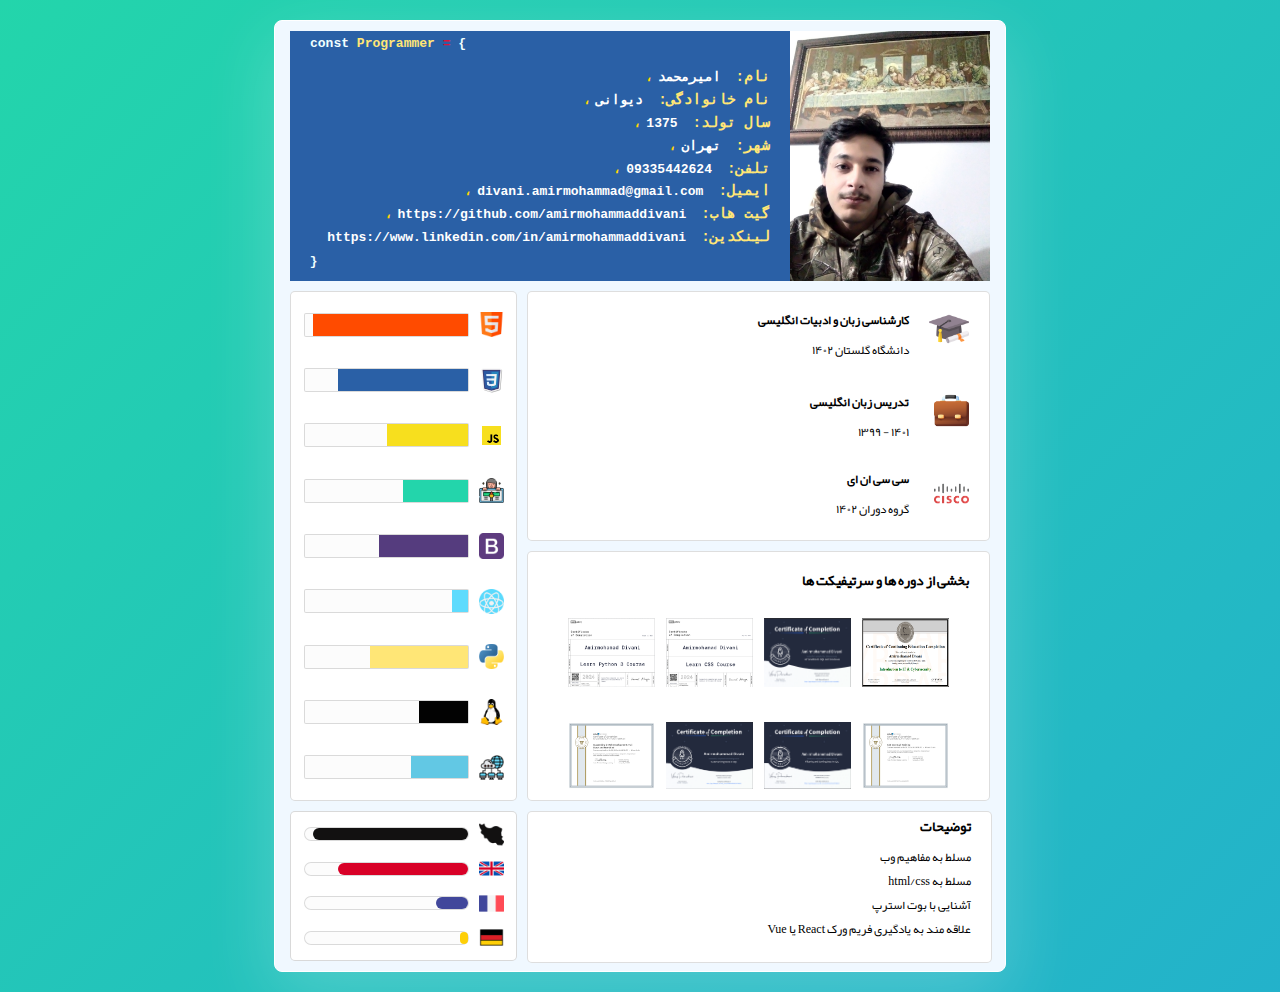
<file: index.html>
<!DOCTYPE html>
<html lang="en">
  <head>
    <meta charset="UTF-8" />
    <title>امیر 💻🎯</title>
    <link rel="stylesheet" href="styles.css" />

  </head>
  <body>
    <div class="main">
      <header class="head">
        <div class="code vazir-code">
          <pre>
<code ><span class="js-code"><span class="wind">const</span> <span class="soil nice-underline other">Programmer</span> <span class="fire">=</span> <span class="wind">{</span></span></code></pre>
          <pre dir="rtl" lang="fa"><code>
<span class="property">نام:</span><span class="value copy">امیرمحمد</span><span class="soil comma">،</span>
<span class="property">نام خانوادگی:</span><span class="value copy">دیوانی</span><span class="soil comma">،</span>
<span class="property">سال تولد:</span><span class="value copy">1375</span><span class="soil comma">،</span>
<span class="property">شهر:</span><span class="value copy">تهران</span><span class="soil comma">،</span>
<span class="property">تلفن:</span><span class="value copy">09335442624</span><span class="soil comma">،</span>
<span class="property">ایمیل:</span><span class="value copy">divani.amirmohammad@gmail.com</span><span class="soil comma">،</span></span>
<span class="property">گیت هاب:</span><span class="value copy"><a href="https://github.com/amirmohammaddivani">https://github.com/amirmohammaddivani</a></span><span class="soil comma">،</span>
<span class="property">لینکدین:</span><span class="value copy"><a href="https://www.linkedin.com/in/amirmohammaddivani/">https://www.linkedin.com/in/amirmohammaddivani</a></span>
                                                          <span class="js-code wind">{</span>
</code>
</pre>
        </div>
        <div class="img-container">
          <img src="assets/me_christ.jpg" alt="" />
        </div>
      </header>
      <div class="prof yekan-font">
        <div class="experience rtl">
          <div class="education-container">
            <div class="education">
              <div class="education-logo">
                <img src="assets/icons/graduation-hat.png" alt="" />
              </div>

              <div class="education-info">
                <h4 class="education-header">کارشناسی زبان و ادبیات انگلیسی</h4>
                <p class="education-text">دانشگاه گلستان ۱۴۰۲</p>
              </div>
            </div>
          </div>

          <div class="work">
            <div class="work-logo">
              <img src="assets/icons/3d-briefcase.png" alt="" />
            </div>
            <div class="work-info">
              <h4 class="work-description">تدریس زبان انگلیسی</h4>
              <p class="work-details">۱۳۹۹ - ۱۴۰۱</p>
            </div>
          </div>
          <div class="irani-certs">
            <div class="cert-logo">
              <img src="assets/icons/cisco.png" alt="" />
            </div>

            <div class="cert-info">
              <div class="cert-header">
                <h4>سی سی ان ای</h4>
              </div>
              <div class="cert-details">گروه دوران ۱۴۰۲</div>
            </div>
          </div>
        </div>
      </div>
      <div class="side">
        <div class="skill-container rtl">
          <div class="skill-item">
            <div class="skill-icon ">
              <img class="nice-hover" src="assets/icons/html.png" alt="html icon" />
            </div>
            <div class="bar-container">
              <div class="skill-score score-html"></div>
            </div>
          </div>
        </div>
        <div class="skill-container rtl">
          <div class="skill-item">
            <div class="skill-icon">
              <img class="nice-hover" src="assets/icons/css.png" alt="html icon" />
            </div>
            <div class="bar-container">
              <div class="skill-score score-css"></div>
            </div>
          </div>
        </div>
        <div class="skill-container rtl">
          <div class="skill-item">
            <div class="skill-icon">
              <img class="nice-hover" src="assets/icons/js.png" alt="html icon" />
            </div>
            <div class="bar-container">
              <div class="skill-score score-js"></div>
            </div>
          </div>
        </div>
        <div class="skill-container rtl">
          <div class="skill-item">
            <div class="skill-icon">
              <img class="nice-hover" src="assets/icons/ui-design.png" alt="html icon" />
            </div>
            <div class="bar-container">
              <div class="skill-score score-ui"></div>
            </div>
          </div>
        </div>
        <div class="skill-container rtl">
          <div class="skill-item">
            <div class="skill-icon">
              <img class="nice-hover" src="assets/icons/bootstrap.png" alt="html icon" />
            </div>
            <div class="bar-container">
              <div class="skill-score score-b"></div>
            </div>
          </div>
        </div>
        <div class="skill-container rtl">
          <div class="skill-item">
            <div class="skill-icon">
              <img  class="nice-hover" src="assets/icons/react.png" alt="html icon" />
            </div>
            <div class="bar-container">
              <div class="skill-score score-react"></div>
            </div>
          </div>
        </div>
        <div class="skill-container rtl">
          <div class="skill-item">
            <div class="skill-icon">
              <img class="nice-hover" src="assets/icons/python.png" alt="html icon" />
            </div>
            <div class="bar-container">
              <div class="skill-score score-python"></div>
            </div>
          </div>
        </div>
        <div class="skill-container rtl">
          <div class="skill-item">
            <div class="skill-icon">
              <img class="nice-hover" src="assets/icons/linux.png" alt="html icon" />
            </div>
            <div class="bar-container">
              <div class="skill-score score-linux"></div>
            </div>
          </div>
        </div>
        <div class="skill-container rtl">
          <div class="skill-item">
            <div class="skill-icon">
              <img class="nice-hover" src="assets/icons/computer.png" alt="html icon" />
            </div>
            <div class="bar-container">
              <div class="skill-score score-network"></div>
            </div>
          </div>
        </div>
      </div>
      <footer class="footer yekan-font">
        <div class="certs-header">
          <h3 class="nice-underline">بخشی از دوره ها و سرتیفیکت ها</h3>
        </div>
        <div class="certs-container">
          <img class="nice-hover" src="assets/certs/cert-python.png" alt="" />
          <img class="nice-hover" src="assets/certs/cert-css.png" alt="" />
          <img class="nice-hover" src="assets/certs/cert-sql.png" alt="" />
          <img class="nice-hover" src="assets/certs/cert-cybrary.png" alt="" />
          <!-- <img src="assets/certs/cert-badge-cisco.png" alt=""> -->
          <img class="nice-hover" src="assets/certs/cert-succ.png" alt="" />
          <img class="nice-hover" src="assets/certs/cert-sum-sql.png" alt="" />
          <img class="nice-hover" src="assets/certs/cert-filter-sql.png" alt="" />
          <img  class="nice-hover" src="assets/certs/cert-css-link.png" alt="" />
          <!-- <img src="assets/certs/cert-html-codecademy.png" alt=""> -->
          <!-- <img src="assets/certs/cert-html-link.png" alt=""> -->
        </div>
      </footer>
      <div class="languages-container">
        <div class="skill-container rtl">
          <div class="skill-item">
            <div class="skill-icon ">
              <img class="nice-hover " src="assets/flags/iran.png" alt="html icon" />
            </div>
            <div class="bar-container">
              <div class="skill-score score-html iran"></div>
            </div>
          </div>
        </div>
        <div class="skill-container rtl">
          <div class="skill-item">
            <div class="skill-icon ">
              <img class="nice-hover" src="assets/flags/united-kingdom.png" alt="html icon" />
            </div>
            <div class="bar-container">
              <div class="skill-score score-html great-b"></div>
            </div>
          </div>
        </div>
        <div class="skill-container rtl">
          <div class="skill-item">
            <div class="skill-icon ">
              <img class="nice-hover" src="assets/flags/france.png" alt="html icon" />
            </div>
            <div class="bar-container">
              <div class="france"></div>
            </div>
          </div>
        </div>
        <div class="skill-container rtl">
          <div class="skill-item">
            <div class="skill-icon ">
              <img class="nice-hover" src="assets/flags/german-flag.png" alt="html icon" />
            </div>
            <div class="bar-container">
              <div class=" germany"></div>
            </div>
          </div>
        </div>
      </div>
      <div class="more-container rtl yekan-font">
        <h4 class="yekan-font more-header nice-underline">توضیحات</h4>
        <ul class="more-li">
          <li>مسلط به مفاهیم وب</li>
          <li>مسلط به html/css</li>
          <li>آشنایی با بوت استرپ</li>
          <li>علاقه مند به یادگیری فریم ورک React یا Vue</li>
          

        </ul>
      </div>
    </div>

      <!-- this is the form -->
    
    <!-- <iframe class="google-form" src="https://docs.google.com/forms/d/e/1FAIpQLScKnm8-EGNocMegKwlCfij2QeXuXgJlLA6cFHj_YvX2LuZS4A/viewform?embedded=true"  frameborder="0" marginheight="0" marginwidth="0">Loading…</iframe> -->
    <script src="app.js"></script>
  </body>
</html>
</file>
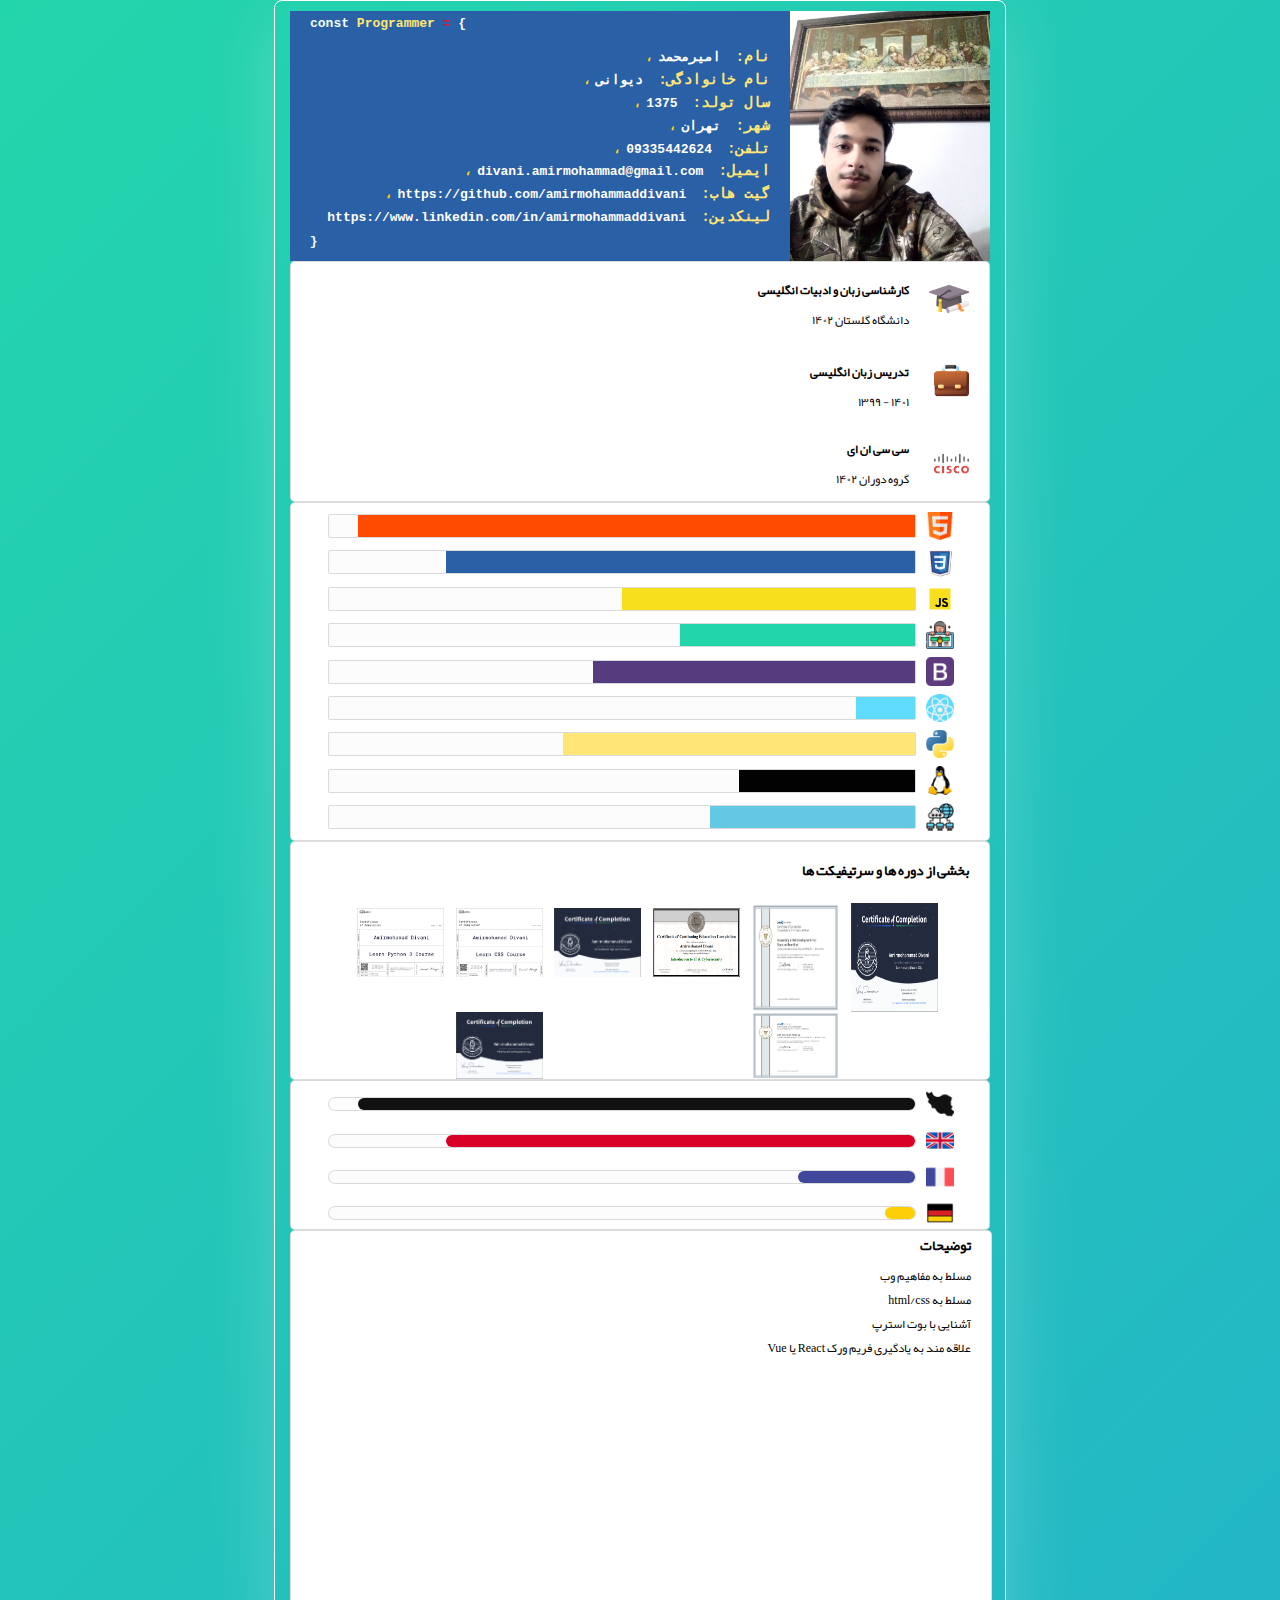
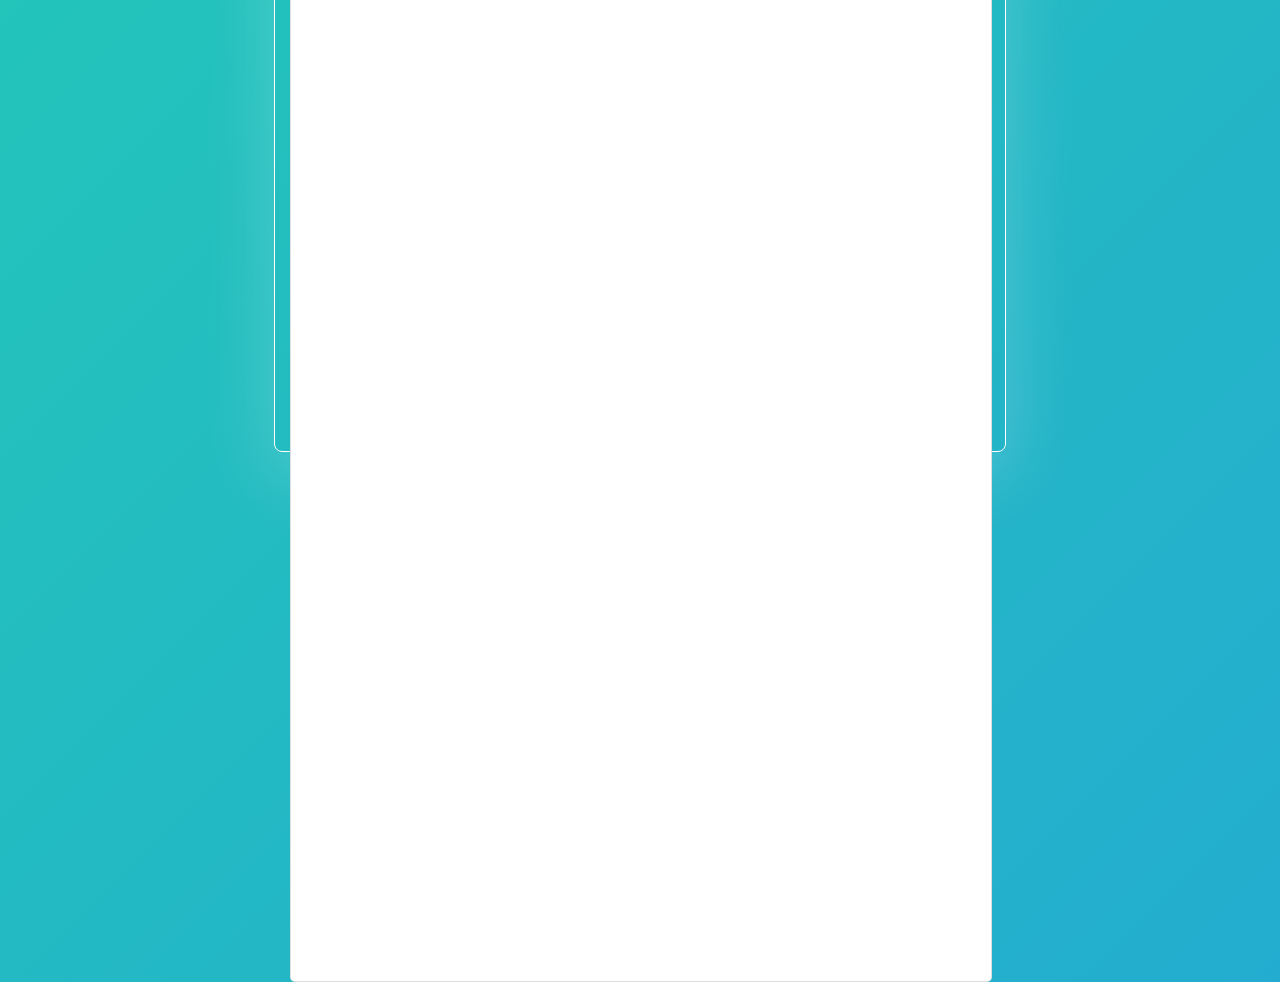
<file: resume-online/index.html>
<!DOCTYPE html>
<html lang="en">
  <head>
    <meta charset="UTF-8" />
    <title>Title</title>
    <link rel="stylesheet" href="styles.css" />

  </head>
  <body>
    <div class="main">
      <header class="head">
        <div class="code vazir-code">
          <pre>
<code ><span class="js-code"><span class="wind">const</span> <span class="soil nice-underline other">Programmer</span> <span class="fire">=</span> <span class="wind">{</span></span></code></pre>
          <pre dir="rtl" lang="fa"><code>
<span class="property">نام:</span><span class="value copy">امیرمحمد</span><span class="soil comma">،</span>
<span class="property">نام خانوادگی:</span><span class="value copy">دیوانی</span><span class="soil comma">،</span>
<span class="property">سال تولد:</span><span class="value copy">1375</span><span class="soil comma">،</span>
<span class="property">شهر:</span><span class="value copy">تهران</span><span class="soil comma">،</span>
<span class="property">تلفن:</span><span class="value copy">09335442624</span><span class="soil comma">،</span>
<span class="property">ایمیل:</span><span class="value copy">divani.amirmohammad@gmail.com</span><span class="soil comma">،</span></span>
<span class="property">گیت هاب:</span><span class="value copy"><a href="https://github.com/amirmohammaddivani">https://github.com/amirmohammaddivani</a></span><span class="soil comma">،</span>
<span class="property">لینکدین:</span><span class="value copy"><a href="https://www.linkedin.com/in/amirmohammaddivani/">https://www.linkedin.com/in/amirmohammaddivani</a></span>
                                                          <span class="js-code wind">{</span>
</code>
</pre>
        </div>
        <div class="img-container">
          <img src="assets/me_christ.jpg" alt="" />
        </div>
      </header>
      <div class="prof yekan-font">
        <div class="experience rtl">
          <div class="education-container">
            <div class="education">
              <div class="education-logo">
                <img src="assets/icons/graduation-hat.png" alt="" />
              </div>

              <div class="education-info">
                <h4 class="education-header">کارشناسی زبان و ادبیات انگلیسی</h4>
                <p class="education-text">دانشگاه گلستان ۱۴۰۲</p>
              </div>
            </div>
          </div>

          <div class="work">
            <div class="work-logo">
              <img src="assets/icons/3d-briefcase.png" alt="" />
            </div>
            <div class="work-info">
              <h4 class="work-description">تدریس زبان انگلیسی</h4>
              <p class="work-details">۱۳۹۹ - ۱۴۰۱</p>
            </div>
          </div>
          <div class="irani-certs">
            <div class="cert-logo">
              <img src="assets/icons/cisco.png" alt="" />
            </div>

            <div class="cert-info">
              <div class="cert-header">
                <h4>سی سی ان ای</h4>
              </div>
              <div class="cert-details">گروه دوران ۱۴۰۲</div>
            </div>
          </div>
        </div>
      </div>
      <div class="side">
        <div class="skill-container rtl">
          <div class="skill-item">
            <div class="skill-icon ">
              <img class="nice-hover" src="assets/icons/html.png" alt="html icon" />
            </div>
            <div class="bar-container">
              <div class="skill-score score-html"></div>
            </div>
          </div>
        </div>
        <div class="skill-container rtl">
          <div class="skill-item">
            <div class="skill-icon">
              <img class="nice-hover" src="assets/icons/css.png" alt="html icon" />
            </div>
            <div class="bar-container">
              <div class="skill-score score-css"></div>
            </div>
          </div>
        </div>
        <div class="skill-container rtl">
          <div class="skill-item">
            <div class="skill-icon">
              <img class="nice-hover" src="assets/icons/js.png" alt="html icon" />
            </div>
            <div class="bar-container">
              <div class="skill-score score-js"></div>
            </div>
          </div>
        </div>
        <div class="skill-container rtl">
          <div class="skill-item">
            <div class="skill-icon">
              <img class="nice-hover" src="assets/icons/ui-design.png" alt="html icon" />
            </div>
            <div class="bar-container">
              <div class="skill-score score-ui"></div>
            </div>
          </div>
        </div>
        <div class="skill-container rtl">
          <div class="skill-item">
            <div class="skill-icon">
              <img class="nice-hover" src="assets/icons/bootstrap.png" alt="html icon" />
            </div>
            <div class="bar-container">
              <div class="skill-score score-b"></div>
            </div>
          </div>
        </div>
        <div class="skill-container rtl">
          <div class="skill-item">
            <div class="skill-icon">
              <img  class="nice-hover" src="assets/icons/react.png" alt="html icon" />
            </div>
            <div class="bar-container">
              <div class="skill-score score-react"></div>
            </div>
          </div>
        </div>
        <div class="skill-container rtl">
          <div class="skill-item">
            <div class="skill-icon">
              <img class="nice-hover" src="assets/icons/python.png" alt="html icon" />
            </div>
            <div class="bar-container">
              <div class="skill-score score-python"></div>
            </div>
          </div>
        </div>
        <div class="skill-container rtl">
          <div class="skill-item">
            <div class="skill-icon">
              <img class="nice-hover" src="assets/icons/linux.png" alt="html icon" />
            </div>
            <div class="bar-container">
              <div class="skill-score score-linux"></div>
            </div>
          </div>
        </div>
        <div class="skill-container rtl">
          <div class="skill-item">
            <div class="skill-icon">
              <img class="nice-hover" src="assets/icons/computer.png" alt="html icon" />
            </div>
            <div class="bar-container">
              <div class="skill-score score-network"></div>
            </div>
          </div>
        </div>
      </div>
      <footer class="footer yekan-font">
        <div class="certs-header">
          <h3 class="nice-underline">بخشی از دوره ها و سرتیفیکت ها</h3>
        </div>
        <div class="certs-container">
          <img class="nice-hover" src="assets/certs/cert-python.png" alt="" />
          <img class="nice-hover" src="assets/certs/cert-css.png" alt="" />
          <img class="nice-hover" src="assets/certs/cert-sql.png" alt="" />
          <img class="nice-hover" src="assets/certs/cert-cybrary.png" alt="" />
          <!-- <img src="assets/certs/cert-badge-cisco.png" alt=""> -->
          <img class="nice-hover" src="assets/certs/cert-succ.png" alt="" />
          <img class="nice-hover" src="assets/certs/cert-sum-sql.png" alt="" />
          <img class="nice-hover" src="assets/certs/cert-filter-sql.png" alt="" />
          <img  class="nice-hover" src="assets/certs/cert-css-link.png" alt="" />
          <!-- <img src="assets/certs/cert-html-codecademy.png" alt=""> -->
          <!-- <img src="assets/certs/cert-html-link.png" alt=""> -->
        </div>
      </footer>
      <div class="languages-container">
        <div class="skill-container rtl">
          <div class="skill-item">
            <div class="skill-icon ">
              <img class="nice-hover " src="assets/flags/iran.png" alt="html icon" />
            </div>
            <div class="bar-container">
              <div class="skill-score score-html iran"></div>
            </div>
          </div>
        </div>
        <div class="skill-container rtl">
          <div class="skill-item">
            <div class="skill-icon ">
              <img class="nice-hover" src="assets/flags/united-kingdom.png" alt="html icon" />
            </div>
            <div class="bar-container">
              <div class="skill-score score-html great-b"></div>
            </div>
          </div>
        </div>
        <div class="skill-container rtl">
          <div class="skill-item">
            <div class="skill-icon ">
              <img class="nice-hover" src="assets/flags/france.png" alt="html icon" />
            </div>
            <div class="bar-container">
              <div class="france"></div>
            </div>
          </div>
        </div>
        <div class="skill-container rtl">
          <div class="skill-item">
            <div class="skill-icon ">
              <img class="nice-hover" src="assets/flags/german-flag.png" alt="html icon" />
            </div>
            <div class="bar-container">
              <div class=" germany"></div>
            </div>
          </div>
        </div>
      </div>
      <div class="more-container rtl yekan-font">
        <h4 class="yekan-font more-header nice-underline">توضیحات</h4>
        <ul class="more-li">
          <li>مسلط به مفاهیم وب</li>
          <li>مسلط به html/css</li>
          <li>آشنایی با بوت استرپ</li>
          <li>علاقه مند به یادگیری فریم ورک React یا Vue</li>
          

        </ul>
      </div>
    </div>

      <!-- this is the form -->
    
    <!-- <iframe class="google-form" src="https://docs.google.com/forms/d/e/1FAIpQLScKnm8-EGNocMegKwlCfij2QeXuXgJlLA6cFHj_YvX2LuZS4A/viewform?embedded=true"  frameborder="0" marginheight="0" marginwidth="0">Loading…</iframe> -->
    <script src="app.js"></script>
  </body>
</html>
</file>
<file: styles.css>
@font-face {
  font-family: yekan;
  src: url(assets/fonts/Yekan.woff);
}

@font-face {
  font-family: vazir-code;
  src: url(assets/fonts/Vazir-Code.woff2);
}

.vazir-code {
  font-family: vazir-code;
}

.yekan-font {
  font-family: yekan;
  font-size: 12px;
}

body {
  background: linear-gradient(-45deg, #ee7752, #553c7e, #23a6d5, #23d5ab);
  background-size: 400% 400%;
  animation: gradient 15s ease infinite; 
  /* height: 1100px;*/
  margin: 20px;
  display: flex;
  justify-content: center;
  align-items: center;
  
}

@keyframes gradient {
  0% {
    background-position: 0% 50%;
  }
  50% {
    background-position: 100% 50%;
  }
  100% {
    background-position: 0% 50%;
  }
}

.main {
  height: 95%;
  width: 80%;
  /* opacity: 0.9; */
  background-color: aliceblue;
  margin: 0 auto;
  padding: 10px 15px;
  border-radius: 8px;
  border: 1px solid white;
  box-shadow: rgba(255, 255, 255, 20%) 0px 22px 70px 4px;
  display: grid;
  grid-template-rows: 1fr 250px 250px 150px;
  grid-template-columns: repeat(3, 1fr);
  grid-template-areas:
    "head head head"
    "side prof prof"
    "side foot foot"
    "lang more more";
  gap: 10px;
  /* max-width: 700px; */
  min-width: 700px;
  width: 700px;
  max-width: 700px;
}

.head {
  background-color: black;
  width: 100%;
  margin: auto;
  grid-area: head;
  border-radius: 5px;
  display: flex;
  justify-content: space-around;
  align-items: center;
  /*max-width: 384px;*/
  height: 250px;
  max-height: 250px;
  min-height: 250px;
  /* margin-top: 0px; */
}

.img-container {
  flex: 1;
  display: flex;
  justify-content: center;
  align-items: center;
  width: 100%;
  height: 100%;
  max-width: 200px;
}

.img-container img {
  width: 100%;
  height: 100%;
  object-fit: cover;
  /* max-width: 190px;
  min-width: 190px; */
  width: 200px;
}

.code {
  background-color: #2a60a6;
  /* background-color: #323d53; */
  /* background-color: #3e3e427c; */
  /* background-color: 	#1f3864; */
  /* background-color: #2A60A6; */
  /* background-color: rgba(255, 0, 0, 0.26); */
  height: 100%;
  flex: 2;
  /* color: white; */
  box-sizing: border-box;
  padding: 20px;
  margin: 0;
  margin-top: 0px;
  padding-top: 0;
  padding-bottom: 0;
  min-height: 150px;
  max-width: 500px;
  font-weight: 600;
  /* color: darkviolet; */
  font-size: 13px;
}

.js-code {
  color: #23d5ab;
  padding-top: 5px;
  display: inline-block;
  padding-bottom: 2px;
  margin-bottom: -7px;
}

.fire {
  color: crimson;
}

.wind {
  color: azure;
}

.water {
  color: #23a6d5;
}

.soil {
  color: #ffe676;
}

.soil::after {
  content: "";
  border-color: #ffe676 !important;
}

.property {
  letter-spacing: 1px;
  font-size: 1.1em;
  margin-left: 10px;
  line-height: 1.6;
  color: #ffe676;
  /* color: #000; */
}

.value {
  line-height: 1.6;
  /* letter-spacing: 1px; */
  color: #fff;
  padding: 0px 5px;
  display: inline-block;
  /* background-color: #000; */
  /* border-radius: 5px; */
  margin-top: 2px;
  transition: 0.25s 0.05s;
  position: relative;
  right: 0;
}

.value:hover {
  /* background-color: #FF4B00; */
  background-color: #ffe676;
  right: 5px;
  cursor: pointer;
  color: #000;
  /* border-right: 50px solid #ffe676; */
  /* border-left: 5px solid #ffe676; */
}

.value a {
  color: #fff;
  transition: 0.5s;
  text-decoration: none;
}

.value a:hover {
  color: #000;
  cursor: pointer;
}

.comma {
  position: relative;
  right: 0;
  display: inline-block;
  transition: 0.2s;
  color: gold;
}

pre {
  margin: 0;
  padding: 0;
}

.rtl {
  direction: rtl;
}

.prof {
  grid-area: prof;
  background-color: #fff;
  border-radius: 5px;
  box-sizing: border-box;
  padding: 0;
  min-width: 400px;
  border: 1px solid rgba(0, 0, 0, 0.13);
}

.side {
  grid-area: side;
  background-color: white;

  border-radius: 5px;
  /* min-width: 0; */
  /* min-height: 300px; */
  /* margin: 1px; */
  display: flex;
  flex-direction: column;
  justify-content: space-around;
  align-items: center;
  opacity: 1;
  border: 1px solid rgba(0, 0, 0, 0.137);
  padding: 5px;
  /* min-width: 200px; */
  /* margin: 0 auto; */
}

.footer {
  grid-area: foot;
  background-color: #fff;

  border-radius: 5px;
  border: 1px solid rgba(0, 0, 0, 0.13);
}

.bg-linear {
  background-color: #026873;
  background-size: 13px 13px, 29px 29px, 37px 37px, 53px 53px;
  background-image: -webkit-linear-gradient(
      0,
      rgba(255, 255, 255, 0.07) 50%,
      transparent 50%
    ),
    -webkit-linear-gradient(0, rgba(255, 255, 255, 0.13) 50%, transparent 50%),
    -webkit-linear-gradient(0, transparent 50%, rgba(255, 255, 255, 0.17) 50%),
    -webkit-linear-gradient(0, transparent 50%, rgba(255, 255, 255, 0.19) 50%);
  background-image: -moz-linear-gradient(
      0,
      rgba(255, 255, 255, 0.07) 50%,
      transparent 50%
    ),
    -moz-linear-gradient(0, rgba(255, 255, 255, 0.13) 50%, transparent 50%),
    -moz-linear-gradient(0, transparent 50%, rgba(255, 255, 255, 0.17) 50%),
    -moz-linear-gradient(0, transparent 50%, rgba(255, 255, 255, 0.19) 50%);
  background-image: -ms-linear-gradient(
      0,
      rgba(255, 255, 255, 0.07) 50%,
      transparent 50%
    ),
    -ms-linear-gradient(0, rgba(255, 255, 255, 0.13) 50%, transparent 50%),
    -ms-linear-gradient(0, transparent 50%, rgba(255, 255, 255, 0.17) 50%),
    -ms-linear-gradient(0, transparent 50%, rgba(255, 255, 255, 0.19) 50%);
  background-image: -o-linear-gradient(
      0,
      rgba(255, 255, 255, 0.07) 50%,
      transparent 50%
    ),
    -o-linear-gradient(0, rgba(255, 255, 255, 0.13) 50%, transparent 50%),
    -o-linear-gradient(0, transparent 50%, rgba(255, 255, 255, 0.17) 50%),
    -o-linear-gradient(0, transparent 50%, rgba(255, 255, 255, 0.19) 50%);
  background-image: linear-gradient(
      0,
      rgba(255, 255, 255, 0.07) 50%,
      transparent 50%
    ),
    linear-gradient(0, rgba(255, 255, 255, 0.13) 50%, transparent 50%),
    linear-gradient(0, transparent 50%, rgba(255, 255, 255, 0.17) 50%),
    linear-gradient(0, transparent 50%, rgba(255, 255, 255, 0.19) 50%);
}

.skill-container {
  display: flex;
  justify-content: space-around;
  align-items: center;
  flex-direction: column;
  width: 90%;
  /* margin: 2px auto; */
  margin-left: -5px;
}

.skill-item {
  display: flex;
  justify-content: space-between;
  align-items: center;
  width: 100%;
  /* padding: 5px 15px; */
  gap: 10px;
}

.bar-container {
  /* margin-r: 10px; */
  height: 22px;
  width: 100%;
  background-color: rgba(0, 0, 0, 0.01);
  margin: 0 auto;
  min-width: none;
  border: 1px solid rgba(0, 0, 0, 0.137);
  border-radius: 2px;
  transition: 0.3s;
}

.bar-container:hover {
  border: 1px solid rgba(0, 0, 0, 0.2);
  cursor: pointer;
}

.skill-score {
  width: 90%;
  height: 100%;
  background-color: #23d5ab;
  margin: 0;
}

.score-html {
  width: 95%;
  background-color: #ff4b00;
}

.score-css {
  width: 80%;
  background-color: #2a60a6;
}

.score-js {
  width: 50%;
  background-color: rgb(247, 223, 30);
}

.score-ui {
  width: 40%;
}

.score-b {
  width: 55%;
  background-color: #553c7e;
}

.score-react {
  width: 10%;
  background-color: #5edbfd;
}

.score-python {
  width: 60%;
  background-color: #ffe676;
}

.score-linux {
  width: 30%;
  background-color: #020202;
}

.score-network {
  width: 35%;
  background-color: #62c8e4;
}

.skill-icon {
  /* height: 35px; */
  width: 30px;
  margin-right: -7px;
  margin-top: 4px;
  position: relative;
  top: 0;
  transition: 0.15s;
}

.skill-icon:hover {
  top: -3px;
  cursor: pointer;
}

.skill-icon img {
  width: 100%;
  height: 100%;
}

.cert {
  width: 50px;
}

.experience {
  /* background-color: rgba(0, 255, 255, 0.568); */
  margin: 0;
  display: flex;
  justify-content: space-between;
  align-items: flex-start;
  flex-direction: column;
  padding: 10px;
}

.education {
  /* margin: 10px; */
  padding: 1px 10px;
  width: 80%;
  height: 80px;
  display: flex;
  /* flex-direction: column; */
  justify-content: space-between;
  align-items: center;
  /* margin: 20px auto; */
  margin-top: -10px;
}

.education-logo img {
  width: 40px;
  /* margin-left: 40px; */
}

.education-info {
  /* margin-left: 20px; */
  margin-right: 20px;
  min-width: 400px;
}

.education-text {
  margin-top: -10px;
}

.work {
  display: flex;
  justify-content: space-around;
  align-items: center;
  margin-top: 0px;
}

.work-logo img {
  width: 35px;
  margin-right: 10px;
}

.work-info {
  margin-right: 25px;
}

.work-description {
}

.work-details {
  margin-top: -10px;
  direction: ltr;
  text-align: right;
}

.irani-certs {
  display: flex;
  justify-content: space-between;
  align-items: center;
  margin-top: -5px;
}

.cert-logo {
  margin: auto;
}

.cert-logo img {
  width: 35px;
  width: 35px;
  margin-right: 10px;
  display: block;
  margin-top: 15px;
}

.cert-info {
  /* display: flex; */
  margin-right: 25px;
}

.cert-details {
  margin-top: -10px;
}

.certs-header {
  margin: 0 auto;
  text-align: center;
  text-align: right;
  margin-right: 20px;
}
.certs-container {
  position: relative;
  width: 85%;
  display: flex;
  flex-wrap: wrap;
  justify-content: space-around;
  align-items: stretch;

  margin: 0 auto;
  margin-right: 20px;
  padding: 0 30px;
}

.certs-container img {
  width: 87px;
  display: inline-block;
  margin-left: 10px;
  position: relative;
  transition: top 0.2s ease 0.1s; /* only transition top property */
  top: 0; /* start transitioning from position '0' instead of 'auto' */
}

.certs-container img:hover {
  top: -15px;
  cursor: pointer;
}

.certs-container img:nth-of-type(1),
.certs-container img:nth-of-type(2),
.certs-container img:nth-of-type(3),
.certs-container img:nth-of-type(4) {
  margin-bottom: 35px;
  margin-top: 5px;
}

/* border start */
:root {
  --underline-color: black; /* Default color */
}

.nice-underline {
  position: relative;
  display: inline-block;
  padding-bottom: 5px; /* Adjust as needed */
}

.nice-underline::after {
  content: "";
  position: absolute;
  right: 0;
  bottom: 0;
  width: 0;
  height: 2px; /* Adjust the thickness as needed */
  background-color: var(--underline-color); /* Use variable for color */
  transition: width 0.3s ease, right 0.3s ease, background-color 0.3s ease; /* Adjust the animation speed as needed */
}

.nice-underline:hover::after {
  right: 0%;
  width: 100%;
}

/* Use a different class to change the color */
.other {
  --underline-color: #ffe676; /* Change this color as needed */
  color: var(--underline-color); /* Change text color */
}
/* border end */

/* copy start */
/* :root {
  --tooltip-color: #333;
  --tooltip-text-color: #fff;
  --tooltip-success-color: #4CAF50;
}

.copy {
  position: relative;
  cursor: pointer;
}
.copy::after {
  content: attr(data-content);
  position: absolute;
  top: -30px;
  left: 50%;
  transform: translateX(-50%);
  padding: 5px 10px;
  background-color: var(--tooltip-color);
  color: var(--tooltip-text-color);
  border-radius: 5px;
  font-size: 12px;
  opacity: 0;
  transition: opacity 0.3s;
  pointer-events: none;
}
.copy:hover::after {
  opacity: 1;
} */
/* copy end */

/* copy 2 */
/* .copy {
  position: relative;
  cursor: pointer;
}
.copy::after {
  content: attr(data-tooltip);
  position: absolute;
  top: -30px;
  left: 50%;
  transform: translateX(-50%);
  padding: 5px 10px;
  background-color: #333;
  color: #fff;
  border-radius: 5px;
  font-size: 12px;
  opacity: 0;
  transition: opacity 0.3s;
  pointer-events: none;
}
.copy:hover::after {
  opacity: 1;
} */

/* :root {
  --tooltip-color: #333;
  --tooltip-text-color: #fff;
  --tooltip-success-color: #4CAF50;
}

.copy {
  position: relative;
  cursor: pointer;
}
.copy::after {
  content: attr(data-tooltip);
  position: absolute;
  top: -30px;
  left: 50%;
  transform: translateX(-50%);
  padding: 5px 10px;
  background-color: var(--tooltip-color);
  color: var(--tooltip-text-color);
  border-radius: 5px;
  font-size: 12px;
  opacity: 0;
  transition: opacity 0.3s;
  pointer-events: none;
}
.copy:hover::after {
  opacity: 1;
  content: attr(data-tooltip);
} */

/* :root {
  --tooltip-color: #333;
  --tooltip-text-color: #fff;
  --tooltip-success-color: #4CAF50;
}

.copy {
  position: relative;
  cursor: pointer;
}
.copy::after {
  content: 'Click to copy';
  position: absolute;
  top: -30px;
  left: 50%;
  transform: translateX(-50%);
  padding: 5px 10px;
  background-color: var(--tooltip-color);
  color: var(--tooltip-text-color);
  border-radius: 5px;
  font-size: 12px;
  opacity: 0;
  transition: opacity 0.3s;
  pointer-events: none;
}
.copy:hover::after {
  opacity: 1;
} */

:root {
  --tooltip-color: #333;
  --tooltip-text-color: #fff;
  --tooltip-success-color: #4caf50;
  --tooltip-text: "Click to copy";
  --tooltip-copied-text: "Copied!";
}

.copy {
  position: relative;
  cursor: pointer;
}
.copy::after {
  content: var(--tooltip-text);
  position: absolute;
  top: -30px;
  left: 50%;
  transform: translateX(-50%);
  padding: 5px 10px;
  background-color: var(--tooltip-color);
  color: var(--tooltip-text-color);
  border-radius: 5px;
  font-size: 12px;
  opacity: 0;
  transition: opacity 0.3s;
  pointer-events: none;
}
.copy:hover::after {
  opacity: 1;
}

/* iframe */

/* .google-form {
  margin: 20px auto;
  display: block;
  width: 700px;
  height: 700px;
} */

.nice-hover {
  background: none;
  color: #fff;
  /* border: 1px solid; */
  /* padding: 0em 0.1em; */
  font-size: 1em;
  transition: color 0.25s, border-color 0.25s, box-shadow 0.25s,transform 0.25s;
}

.nice-hover:hover {
  border-color: #888;
  color: white;
  box-shadow: 0 0.5em 0.5em -0.4em #888;
  /* transform: translateY(-0.25em); */
}

.languages-container {
  height: 150px;
  width: 100%;
  margin: 0 auto;
  background-color: #fff;
  display: flex;
  flex-direction: column;
  align-items: center;
  justify-content: space-around;
  padding: 5px;
  border: 1px solid rgba(0, 0, 0, 0.15);
  border-radius: 5px;
  box-sizing: border-box;

}

.languages-container .skill-container {
  /* height: 25px; */

}

.languages-container .bar-container {
  height: 12px;
  border-radius: 15px;
  /* background-color: #FECF07; */
}

.iran {
  background-color: #121111;
  width: 95%;
  height: 100%;
  border-radius: 15px;

}

.great-b {
  background-color: #D80027;
  width: 80%;
  height: 100%;
  border-radius: 15px;

}

.france {
  background-color: #41479B;
  width: 20%;
  height: 100%;
  border-radius: 15px;

}

.germany {
  background-color: #FECF07;
  width: 5%;
  height: 100%;
  border-radius: 15px;

}

.more-container {
  grid-area: more;
  width: 100%;
  height: 100%;
  background-color: #fff;
  overflow: auto;
  border-radius: 5px;
  border: 1px solid rgba(0, 0, 0, 0.13);
}

.more-header {
  font-size: 14px;
  margin: 0 20px;
}

* {
  list-style-type: none;
}

li, ul , ol {
  margin:0;
  padding: 0;
}

.more-li {
  margin-right: 20px;
  /* border-bottom: 1px solid rgba(0, 0, 0, 0.13); */
  display: flex;
  flex-direction: column;
  justify-content: space-around;
  /* align-items: center; */
  
}
</file>
<file: resume-online/styles.css>
@font-face {
  font-family: yekan;
  src: url(assets/fonts/Yekan.woff);
}

@font-face {
  font-family: vazir-code;
  src: url(assets/fonts/Vazir-Code.woff2);
}

.vazir-code {
  font-family: vazir-code;
}

.yekan-font {
  font-family: yekan;
  font-size: 12px;
}

body {
  background: linear-gradient(-45deg, #ee7752, #553c7e, #23a6d5, #23d5ab);
  background-size: 400% 400%;
  animation: gradient 15s ease infinite; */
  /* height: 1100px;
  margin: 20px;
  display: flex;
  justify-content: center;
  align-items: center;
  
}

@keyframes gradient {
  0% {
    background-position: 0% 50%;
  }
  50% {
    background-position: 100% 50%;
  }
  100% {
    background-position: 0% 50%;
  }
}

.main {
  height: 95%;
  width: 80%;
  /* opacity: 0.9; */
  background-color: aliceblue;
  margin: 0 auto;
  padding: 10px 15px;
  border-radius: 8px;
  border: 1px solid white;
  box-shadow: rgba(255, 255, 255, 20%) 0px 22px 70px 4px;
  display: grid;
  grid-template-rows: 1fr 250px 250px 150px;
  grid-template-columns: repeat(3, 1fr);
  grid-template-areas:
    "head head head"
    "side prof prof"
    "side foot foot"
    "lang more more";
  gap: 10px;
  /* max-width: 700px; */
  min-width: 700px;
  width: 700px;
  max-width: 700px;
}

.head {
  background-color: black;
  width: 100%;
  margin: auto;
  grid-area: head;
  border-radius: 5px;
  display: flex;
  justify-content: space-around;
  align-items: center;
  /*max-width: 384px;*/
  height: 250px;
  max-height: 250px;
  min-height: 250px;
  /* margin-top: 0px; */
}

.img-container {
  flex: 1;
  display: flex;
  justify-content: center;
  align-items: center;
  width: 100%;
  height: 100%;
  max-width: 200px;
}

.img-container img {
  width: 100%;
  height: 100%;
  object-fit: cover;
  /* max-width: 190px;
  min-width: 190px; */
  width: 200px;
}

.code {
  background-color: #2a60a6;
  /* background-color: #323d53; */
  /* background-color: #3e3e427c; */
  /* background-color: 	#1f3864; */
  /* background-color: #2A60A6; */
  /* background-color: rgba(255, 0, 0, 0.26); */
  height: 100%;
  flex: 2;
  /* color: white; */
  box-sizing: border-box;
  padding: 20px;
  margin: 0;
  margin-top: 0px;
  padding-top: 0;
  padding-bottom: 0;
  min-height: 150px;
  max-width: 500px;
  font-weight: 600;
  /* color: darkviolet; */
  font-size: 13px;
}

.js-code {
  color: #23d5ab;
  padding-top: 5px;
  display: inline-block;
  padding-bottom: 2px;
  margin-bottom: -7px;
}

.fire {
  color: crimson;
}

.wind {
  color: azure;
}

.water {
  color: #23a6d5;
}

.soil {
  color: #ffe676;
}

.soil::after {
  content: "";
  border-color: #ffe676 !important;
}

.property {
  letter-spacing: 1px;
  font-size: 1.1em;
  margin-left: 10px;
  line-height: 1.6;
  color: #ffe676;
  /* color: #000; */
}

.value {
  line-height: 1.6;
  /* letter-spacing: 1px; */
  color: #fff;
  padding: 0px 5px;
  display: inline-block;
  /* background-color: #000; */
  /* border-radius: 5px; */
  margin-top: 2px;
  transition: 0.25s 0.05s;
  position: relative;
  right: 0;
}

.value:hover {
  /* background-color: #FF4B00; */
  background-color: #ffe676;
  right: 5px;
  cursor: pointer;
  color: #000;
  /* border-right: 50px solid #ffe676; */
  /* border-left: 5px solid #ffe676; */
}

.value a {
  color: #fff;
  transition: 0.5s;
  text-decoration: none;
}

.value a:hover {
  color: #000;
  cursor: pointer;
}

.comma {
  position: relative;
  right: 0;
  display: inline-block;
  transition: 0.2s;
  color: gold;
}

pre {
  margin: 0;
  padding: 0;
}

.rtl {
  direction: rtl;
}

.prof {
  grid-area: prof;
  background-color: #fff;
  border-radius: 5px;
  box-sizing: border-box;
  padding: 0;
  min-width: 400px;
  border: 1px solid rgba(0, 0, 0, 0.13);
}

.side {
  grid-area: side;
  background-color: white;

  border-radius: 5px;
  /* min-width: 0; */
  /* min-height: 300px; */
  /* margin: 1px; */
  display: flex;
  flex-direction: column;
  justify-content: space-around;
  align-items: center;
  opacity: 1;
  border: 1px solid rgba(0, 0, 0, 0.137);
  padding: 5px;
  /* min-width: 200px; */
  /* margin: 0 auto; */
}

.footer {
  grid-area: foot;
  background-color: #fff;

  border-radius: 5px;
  border: 1px solid rgba(0, 0, 0, 0.13);
}

.bg-linear {
  background-color: #026873;
  background-size: 13px 13px, 29px 29px, 37px 37px, 53px 53px;
  background-image: -webkit-linear-gradient(
      0,
      rgba(255, 255, 255, 0.07) 50%,
      transparent 50%
    ),
    -webkit-linear-gradient(0, rgba(255, 255, 255, 0.13) 50%, transparent 50%),
    -webkit-linear-gradient(0, transparent 50%, rgba(255, 255, 255, 0.17) 50%),
    -webkit-linear-gradient(0, transparent 50%, rgba(255, 255, 255, 0.19) 50%);
  background-image: -moz-linear-gradient(
      0,
      rgba(255, 255, 255, 0.07) 50%,
      transparent 50%
    ),
    -moz-linear-gradient(0, rgba(255, 255, 255, 0.13) 50%, transparent 50%),
    -moz-linear-gradient(0, transparent 50%, rgba(255, 255, 255, 0.17) 50%),
    -moz-linear-gradient(0, transparent 50%, rgba(255, 255, 255, 0.19) 50%);
  background-image: -ms-linear-gradient(
      0,
      rgba(255, 255, 255, 0.07) 50%,
      transparent 50%
    ),
    -ms-linear-gradient(0, rgba(255, 255, 255, 0.13) 50%, transparent 50%),
    -ms-linear-gradient(0, transparent 50%, rgba(255, 255, 255, 0.17) 50%),
    -ms-linear-gradient(0, transparent 50%, rgba(255, 255, 255, 0.19) 50%);
  background-image: -o-linear-gradient(
      0,
      rgba(255, 255, 255, 0.07) 50%,
      transparent 50%
    ),
    -o-linear-gradient(0, rgba(255, 255, 255, 0.13) 50%, transparent 50%),
    -o-linear-gradient(0, transparent 50%, rgba(255, 255, 255, 0.17) 50%),
    -o-linear-gradient(0, transparent 50%, rgba(255, 255, 255, 0.19) 50%);
  background-image: linear-gradient(
      0,
      rgba(255, 255, 255, 0.07) 50%,
      transparent 50%
    ),
    linear-gradient(0, rgba(255, 255, 255, 0.13) 50%, transparent 50%),
    linear-gradient(0, transparent 50%, rgba(255, 255, 255, 0.17) 50%),
    linear-gradient(0, transparent 50%, rgba(255, 255, 255, 0.19) 50%);
}

.skill-container {
  display: flex;
  justify-content: space-around;
  align-items: center;
  flex-direction: column;
  width: 90%;
  /* margin: 2px auto; */
  margin-left: -5px;
}

.skill-item {
  display: flex;
  justify-content: space-between;
  align-items: center;
  width: 100%;
  /* padding: 5px 15px; */
  gap: 10px;
}

.bar-container {
  /* margin-r: 10px; */
  height: 22px;
  width: 100%;
  background-color: rgba(0, 0, 0, 0.01);
  margin: 0 auto;
  min-width: none;
  border: 1px solid rgba(0, 0, 0, 0.137);
  border-radius: 2px;
  transition: 0.3s;
}

.bar-container:hover {
  border: 1px solid rgba(0, 0, 0, 0.2);
  cursor: pointer;
}

.skill-score {
  width: 90%;
  height: 100%;
  background-color: #23d5ab;
  margin: 0;
}

.score-html {
  width: 95%;
  background-color: #ff4b00;
}

.score-css {
  width: 80%;
  background-color: #2a60a6;
}

.score-js {
  width: 50%;
  background-color: rgb(247, 223, 30);
}

.score-ui {
  width: 40%;
}

.score-b {
  width: 55%;
  background-color: #553c7e;
}

.score-react {
  width: 10%;
  background-color: #5edbfd;
}

.score-python {
  width: 60%;
  background-color: #ffe676;
}

.score-linux {
  width: 30%;
  background-color: #020202;
}

.score-network {
  width: 35%;
  background-color: #62c8e4;
}

.skill-icon {
  /* height: 35px; */
  width: 30px;
  margin-right: -7px;
  margin-top: 4px;
  position: relative;
  top: 0;
  transition: 0.15s;
}

.skill-icon:hover {
  top: -3px;
  cursor: pointer;
}

.skill-icon img {
  width: 100%;
  height: 100%;
}

.cert {
  width: 50px;
}

.experience {
  /* background-color: rgba(0, 255, 255, 0.568); */
  margin: 0;
  display: flex;
  justify-content: space-between;
  align-items: flex-start;
  flex-direction: column;
  padding: 10px;
}

.education {
  /* margin: 10px; */
  padding: 1px 10px;
  width: 80%;
  height: 80px;
  display: flex;
  /* flex-direction: column; */
  justify-content: space-between;
  align-items: center;
  /* margin: 20px auto; */
  margin-top: -10px;
}

.education-logo img {
  width: 40px;
  /* margin-left: 40px; */
}

.education-info {
  /* margin-left: 20px; */
  margin-right: 20px;
  min-width: 400px;
}

.education-text {
  margin-top: -10px;
}

.work {
  display: flex;
  justify-content: space-around;
  align-items: center;
  margin-top: 0px;
}

.work-logo img {
  width: 35px;
  margin-right: 10px;
}

.work-info {
  margin-right: 25px;
}

.work-description {
}

.work-details {
  margin-top: -10px;
  direction: ltr;
  text-align: right;
}

.irani-certs {
  display: flex;
  justify-content: space-between;
  align-items: center;
  margin-top: -5px;
}

.cert-logo {
  margin: auto;
}

.cert-logo img {
  width: 35px;
  width: 35px;
  margin-right: 10px;
  display: block;
  margin-top: 15px;
}

.cert-info {
  /* display: flex; */
  margin-right: 25px;
}

.cert-details {
  margin-top: -10px;
}

.certs-header {
  margin: 0 auto;
  text-align: center;
  text-align: right;
  margin-right: 20px;
}
.certs-container {
  position: relative;
  width: 85%;
  display: flex;
  flex-wrap: wrap;
  justify-content: space-around;
  align-items: stretch;

  margin: 0 auto;
  margin-right: 20px;
  padding: 0 30px;
}

.certs-container img {
  width: 87px;
  display: inline-block;
  margin-left: 10px;
  position: relative;
  transition: top 0.2s ease 0.1s; /* only transition top property */
  top: 0; /* start transitioning from position '0' instead of 'auto' */
}

.certs-container img:hover {
  top: -15px;
  cursor: pointer;
}

.certs-container img:nth-of-type(1),
.certs-container img:nth-of-type(2),
.certs-container img:nth-of-type(3),
.certs-container img:nth-of-type(4) {
  margin-bottom: 35px;
  margin-top: 5px;
}

/* border start */
:root {
  --underline-color: black; /* Default color */
}

.nice-underline {
  position: relative;
  display: inline-block;
  padding-bottom: 5px; /* Adjust as needed */
}

.nice-underline::after {
  content: "";
  position: absolute;
  right: 0;
  bottom: 0;
  width: 0;
  height: 2px; /* Adjust the thickness as needed */
  background-color: var(--underline-color); /* Use variable for color */
  transition: width 0.3s ease, right 0.3s ease, background-color 0.3s ease; /* Adjust the animation speed as needed */
}

.nice-underline:hover::after {
  right: 0%;
  width: 100%;
}

/* Use a different class to change the color */
.other {
  --underline-color: #ffe676; /* Change this color as needed */
  color: var(--underline-color); /* Change text color */
}
/* border end */

/* copy start */
/* :root {
  --tooltip-color: #333;
  --tooltip-text-color: #fff;
  --tooltip-success-color: #4CAF50;
}

.copy {
  position: relative;
  cursor: pointer;
}
.copy::after {
  content: attr(data-content);
  position: absolute;
  top: -30px;
  left: 50%;
  transform: translateX(-50%);
  padding: 5px 10px;
  background-color: var(--tooltip-color);
  color: var(--tooltip-text-color);
  border-radius: 5px;
  font-size: 12px;
  opacity: 0;
  transition: opacity 0.3s;
  pointer-events: none;
}
.copy:hover::after {
  opacity: 1;
} */
/* copy end */

/* copy 2 */
/* .copy {
  position: relative;
  cursor: pointer;
}
.copy::after {
  content: attr(data-tooltip);
  position: absolute;
  top: -30px;
  left: 50%;
  transform: translateX(-50%);
  padding: 5px 10px;
  background-color: #333;
  color: #fff;
  border-radius: 5px;
  font-size: 12px;
  opacity: 0;
  transition: opacity 0.3s;
  pointer-events: none;
}
.copy:hover::after {
  opacity: 1;
} */

/* :root {
  --tooltip-color: #333;
  --tooltip-text-color: #fff;
  --tooltip-success-color: #4CAF50;
}

.copy {
  position: relative;
  cursor: pointer;
}
.copy::after {
  content: attr(data-tooltip);
  position: absolute;
  top: -30px;
  left: 50%;
  transform: translateX(-50%);
  padding: 5px 10px;
  background-color: var(--tooltip-color);
  color: var(--tooltip-text-color);
  border-radius: 5px;
  font-size: 12px;
  opacity: 0;
  transition: opacity 0.3s;
  pointer-events: none;
}
.copy:hover::after {
  opacity: 1;
  content: attr(data-tooltip);
} */

/* :root {
  --tooltip-color: #333;
  --tooltip-text-color: #fff;
  --tooltip-success-color: #4CAF50;
}

.copy {
  position: relative;
  cursor: pointer;
}
.copy::after {
  content: 'Click to copy';
  position: absolute;
  top: -30px;
  left: 50%;
  transform: translateX(-50%);
  padding: 5px 10px;
  background-color: var(--tooltip-color);
  color: var(--tooltip-text-color);
  border-radius: 5px;
  font-size: 12px;
  opacity: 0;
  transition: opacity 0.3s;
  pointer-events: none;
}
.copy:hover::after {
  opacity: 1;
} */

:root {
  --tooltip-color: #333;
  --tooltip-text-color: #fff;
  --tooltip-success-color: #4caf50;
  --tooltip-text: "Click to copy";
  --tooltip-copied-text: "Copied!";
}

.copy {
  position: relative;
  cursor: pointer;
}
.copy::after {
  content: var(--tooltip-text);
  position: absolute;
  top: -30px;
  left: 50%;
  transform: translateX(-50%);
  padding: 5px 10px;
  background-color: var(--tooltip-color);
  color: var(--tooltip-text-color);
  border-radius: 5px;
  font-size: 12px;
  opacity: 0;
  transition: opacity 0.3s;
  pointer-events: none;
}
.copy:hover::after {
  opacity: 1;
}

/* iframe */

/* .google-form {
  margin: 20px auto;
  display: block;
  width: 700px;
  height: 700px;
} */

.nice-hover {
  background: none;
  color: #fff;
  /* border: 1px solid; */
  /* padding: 0em 0.1em; */
  font-size: 1em;
  transition: color 0.25s, border-color 0.25s, box-shadow 0.25s,transform 0.25s;
}

.nice-hover:hover {
  border-color: #888;
  color: white;
  box-shadow: 0 0.5em 0.5em -0.4em #888;
  /* transform: translateY(-0.25em); */
}

.languages-container {
  height: 150px;
  width: 100%;
  margin: 0 auto;
  background-color: #fff;
  display: flex;
  flex-direction: column;
  align-items: center;
  justify-content: space-around;
  padding: 5px;
  border: 1px solid rgba(0, 0, 0, 0.15);
  border-radius: 5px;
  box-sizing: border-box;

}

.languages-container .skill-container {
  /* height: 25px; */

}

.languages-container .bar-container {
  height: 12px;
  border-radius: 15px;
  /* background-color: #FECF07; */
}

.iran {
  background-color: #121111;
  width: 95%;
  height: 100%;
  border-radius: 15px;

}

.great-b {
  background-color: #D80027;
  width: 80%;
  height: 100%;
  border-radius: 15px;

}

.france {
  background-color: #41479B;
  width: 20%;
  height: 100%;
  border-radius: 15px;

}

.germany {
  background-color: #FECF07;
  width: 5%;
  height: 100%;
  border-radius: 15px;

}

.more-container {
  grid-area: more;
  width: 100%;
  height: 100%;
  background-color: #fff;
  overflow: auto;
  border-radius: 5px;
  border: 1px solid rgba(0, 0, 0, 0.13);
}

.more-header {
  font-size: 14px;
  margin: 0 20px;
}

* {
  list-style-type: none;
}

li, ul , ol {
  margin:0;
  padding: 0;
}

.more-li {
  margin-right: 20px;
  /* border-bottom: 1px solid rgba(0, 0, 0, 0.13); */
  display: flex;
  flex-direction: column;
  justify-content: space-around;
  /* align-items: center; */
  
}
</file>
